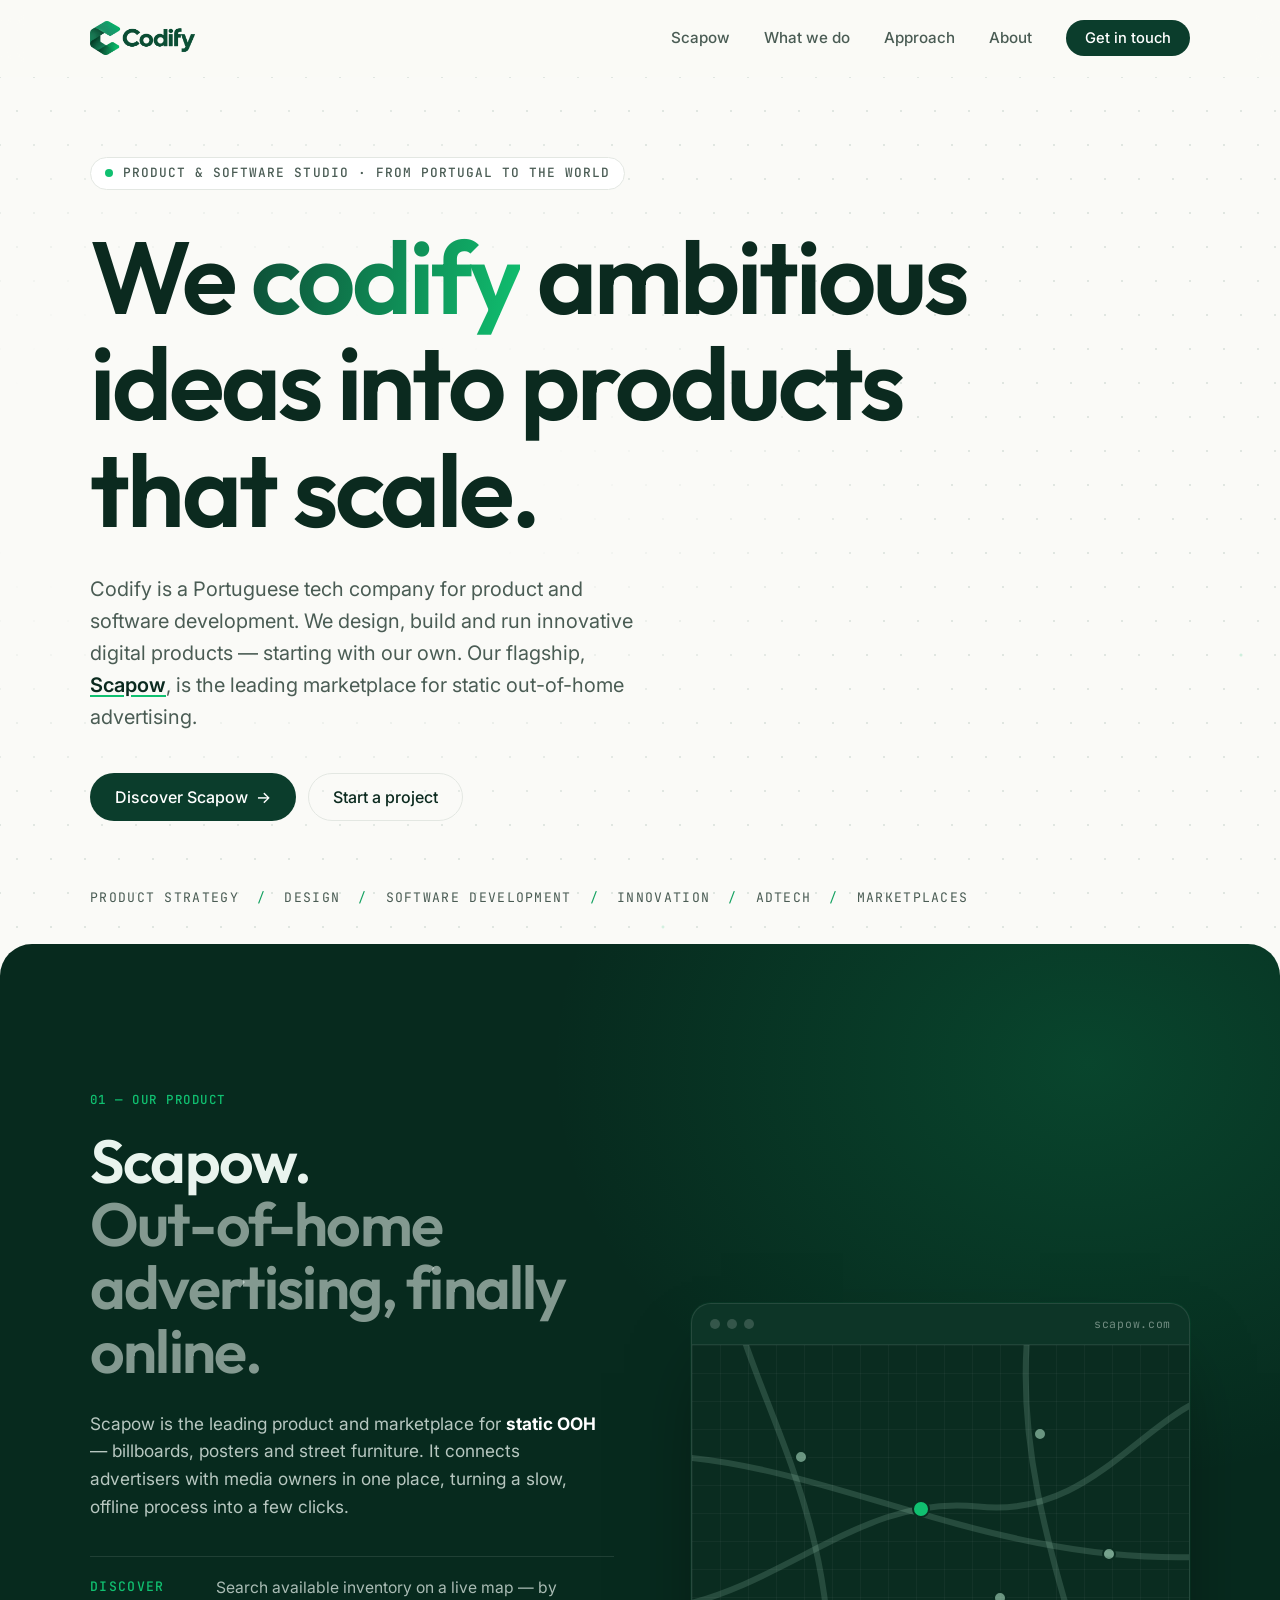
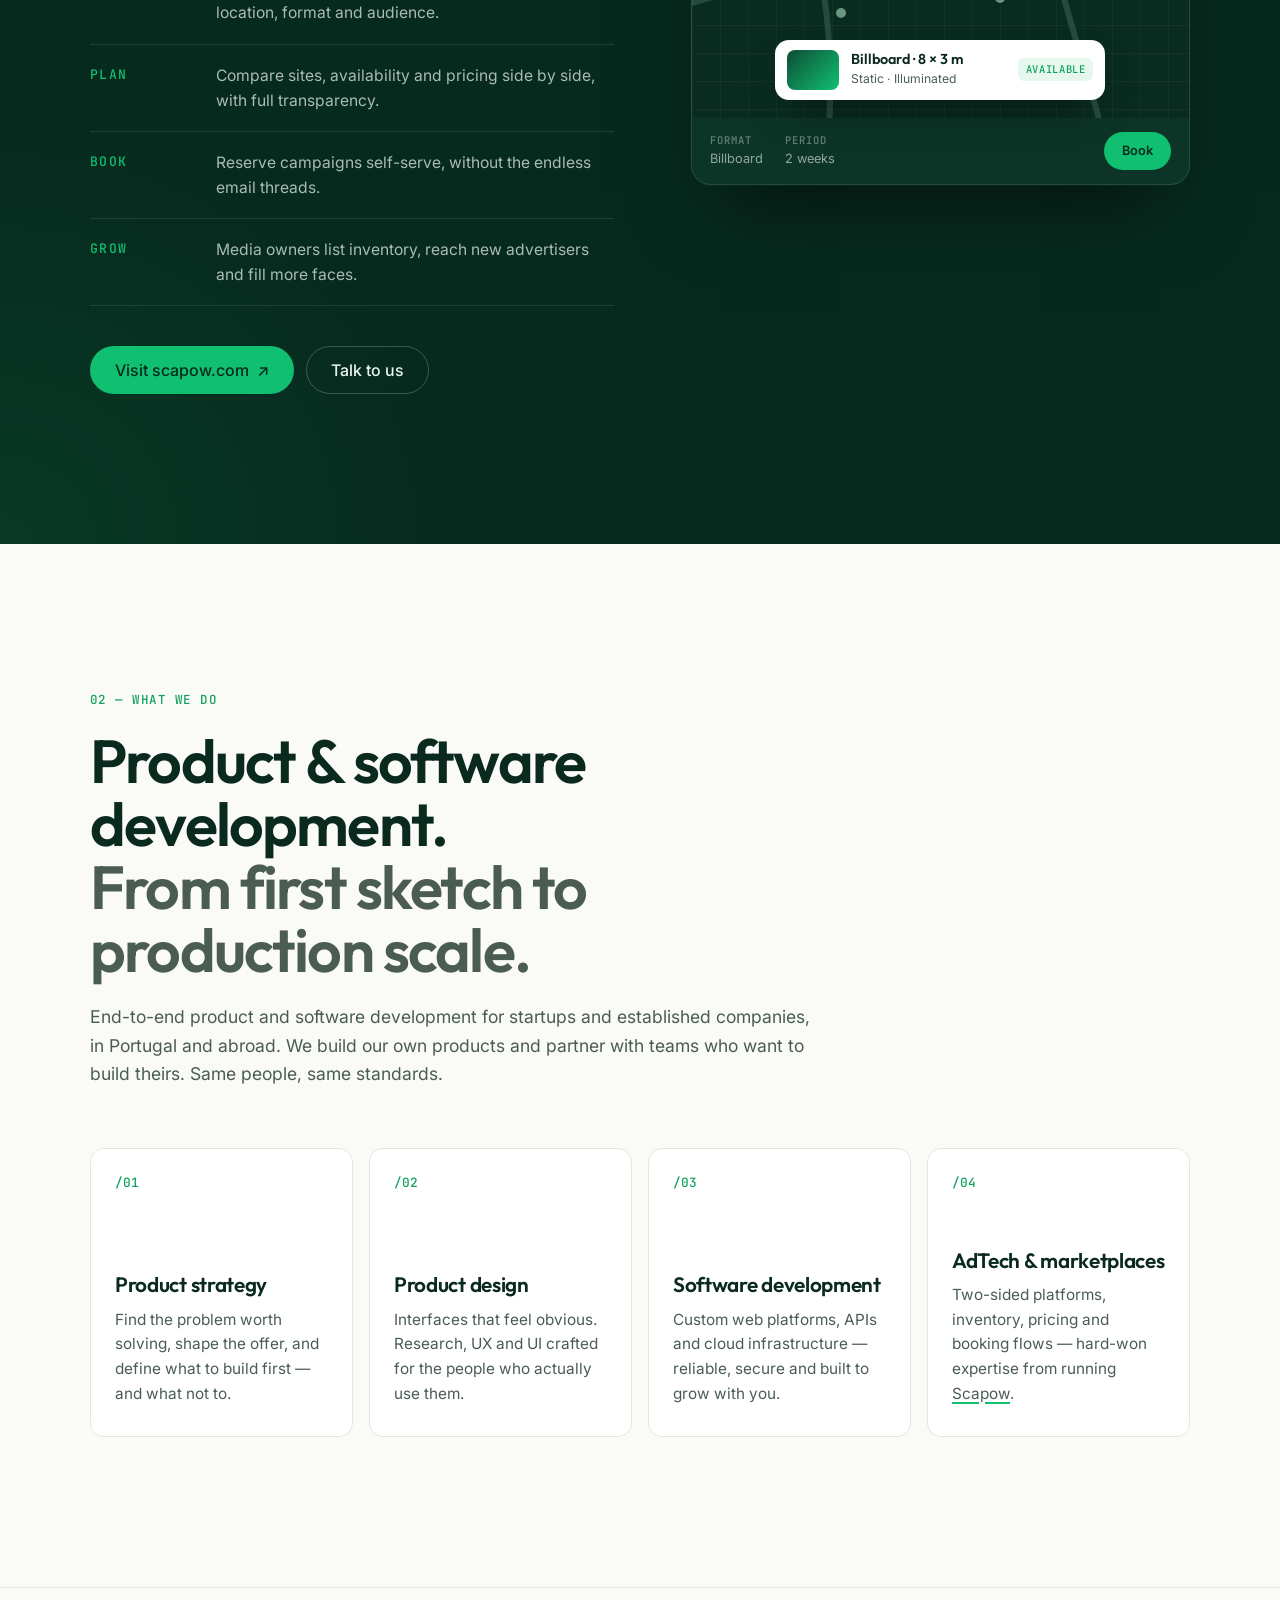
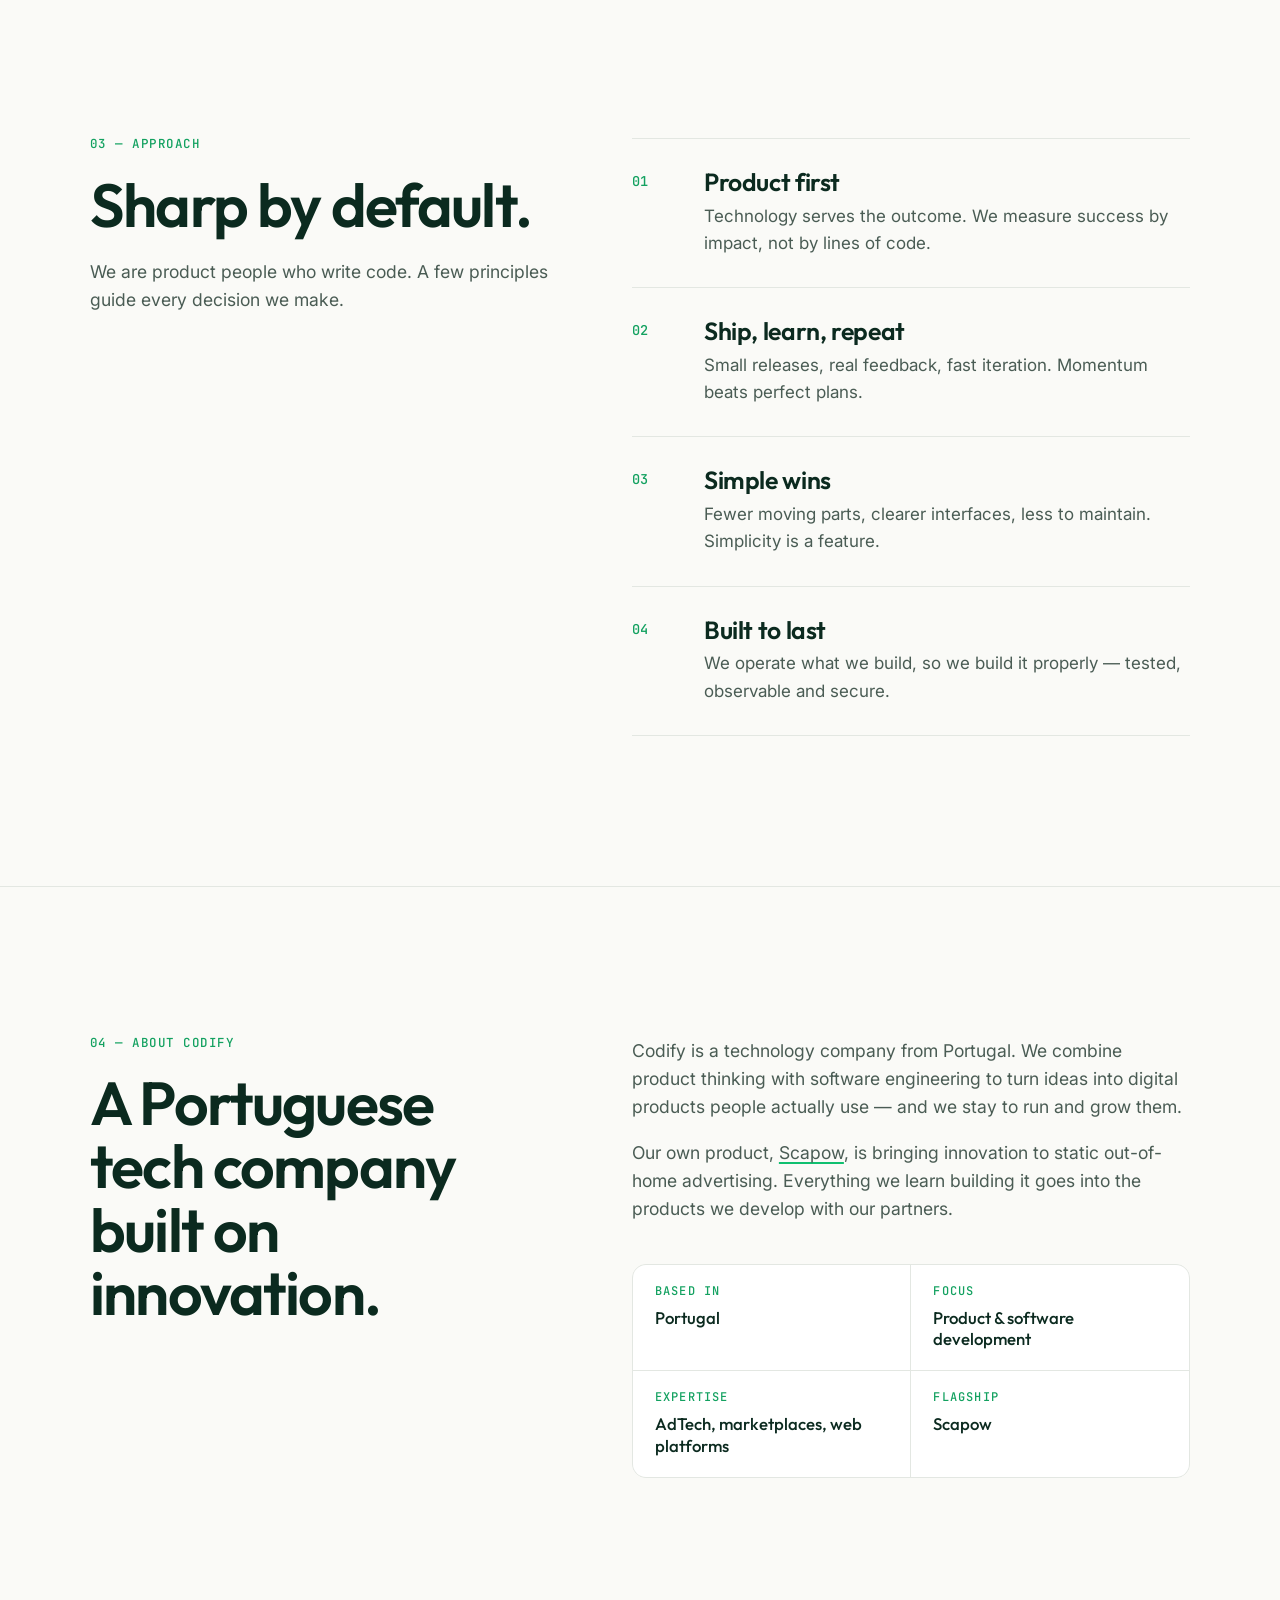
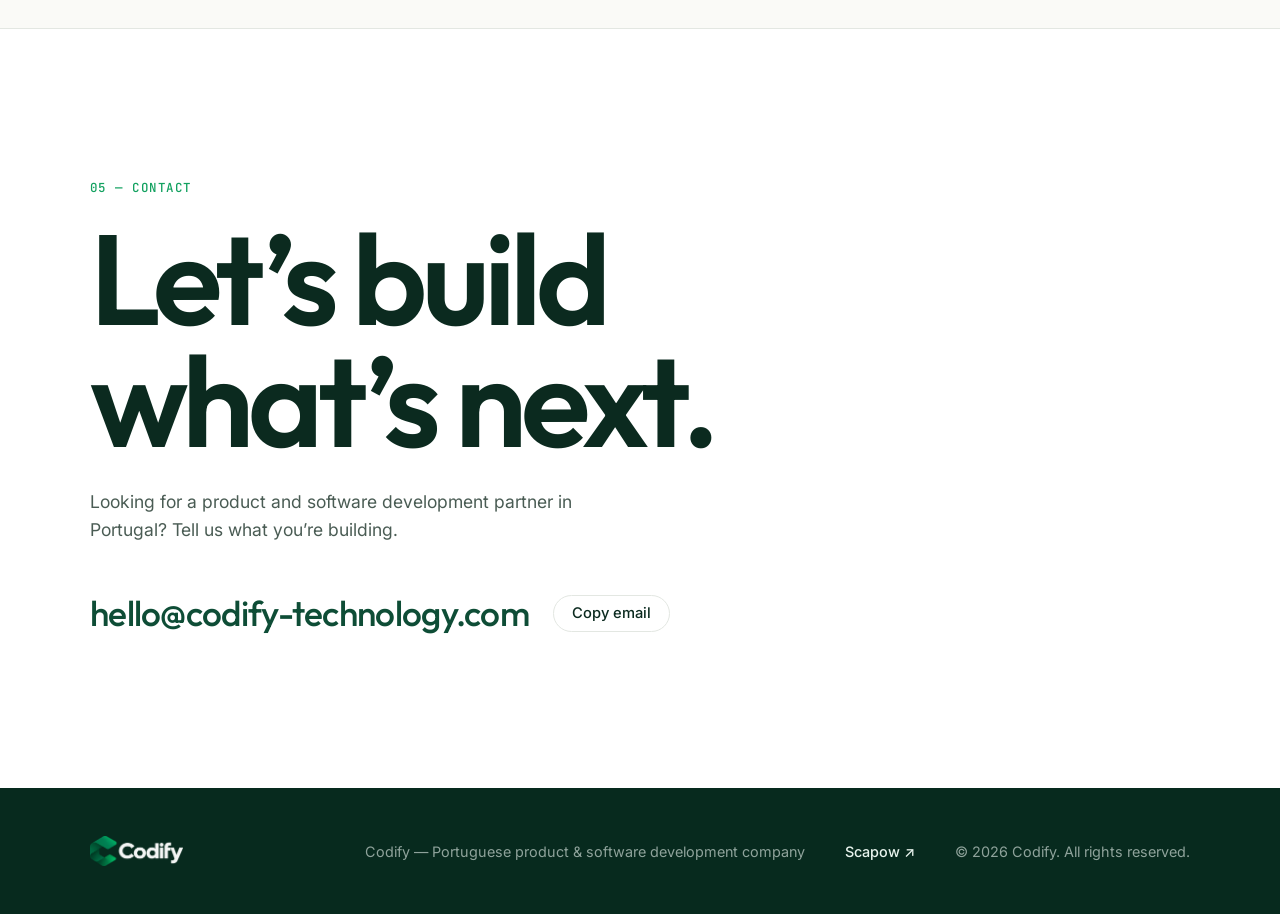
<file: index.html>
<!doctype html>
<html lang="en">
<head>
  <meta charset="utf-8" />
  <meta name="viewport" content="width=device-width, initial-scale=1" />
  <title>Codify | Portuguese Tech Company for Product &amp; Software Development</title>
  <meta name="description" content="Codify is a Portuguese tech company for innovative product and software development. Makers of Scapow, the leading static OOH marketplace." />
  <meta name="robots" content="index, follow, max-image-preview:large" />
  <meta name="author" content="Codify" />
  <link rel="canonical" href="https://codify-technology.com/" />
  <meta name="theme-color" content="#0b3d2c" />

  <meta property="og:type" content="website" />
  <meta property="og:site_name" content="Codify" />
  <meta property="og:locale" content="en_GB" />
  <meta property="og:url" content="https://codify-technology.com/" />
  <meta property="og:title" content="Codify | Portuguese Tech Company for Product &amp; Software Development" />
  <meta property="og:description" content="Innovative product and software development from Portugal. Makers of Scapow, the leading static OOH marketplace." />
  <meta property="og:image" content="https://codify-technology.com/assets/og-image.png" />
  <meta property="og:image:width" content="1200" />
  <meta property="og:image:height" content="630" />
  <meta property="og:image:alt" content="Codify — Product &amp; software development, Portugal" />
  <meta name="twitter:card" content="summary_large_image" />
  <meta name="twitter:title" content="Codify | Portuguese Tech Company for Product &amp; Software Development" />
  <meta name="twitter:description" content="Innovative product and software development from Portugal. Makers of Scapow, the leading static OOH marketplace." />
  <meta name="twitter:image" content="https://codify-technology.com/assets/og-image.png" />

  <link rel="icon" href="assets/favicon.ico" sizes="any" />
  <link rel="icon" type="image/png" href="assets/codify-mark.png" />
  <link rel="apple-touch-icon" href="assets/apple-touch-icon.png" />
  <link rel="manifest" href="site.webmanifest" />

  <script type="application/ld+json">
  {
    "@context": "https://schema.org",
    "@graph": [
      {
        "@type": "Organization",
        "@id": "https://codify-technology.com/#organization",
        "name": "Codify",
        "url": "https://codify-technology.com/",
        "logo": "https://codify-technology.com/assets/codify-logo.png",
        "image": "https://codify-technology.com/assets/og-image.png",
        "email": "hello@codify-technology.com",
        "description": "Codify is a Portuguese technology company specialised in product and software development, and the company behind Scapow, the leading marketplace for static out-of-home (OOH) advertising.",
        "address": { "@type": "PostalAddress", "addressCountry": "PT" },
        "areaServed": "Worldwide",
        "knowsAbout": [
          "Software development",
          "Product development",
          "Product strategy",
          "Product design",
          "Web development",
          "Cloud infrastructure",
          "Innovation",
          "AdTech",
          "Online marketplaces",
          "Out-of-home advertising"
        ],
        "contactPoint": {
          "@type": "ContactPoint",
          "contactType": "sales",
          "email": "hello@codify-technology.com",
          "availableLanguage": ["English", "Portuguese"]
        },
        "brand": { "@type": "Brand", "name": "Scapow", "url": "https://scapow.com" }
      },
      {
        "@type": "WebSite",
        "@id": "https://codify-technology.com/#website",
        "url": "https://codify-technology.com/",
        "name": "Codify",
        "inLanguage": "en",
        "publisher": { "@id": "https://codify-technology.com/#organization" }
      },
      {
        "@type": "SoftwareApplication",
        "name": "Scapow",
        "url": "https://scapow.com",
        "applicationCategory": "BusinessApplication",
        "operatingSystem": "Web",
        "description": "Scapow is the leading marketplace for static out-of-home advertising, connecting advertisers with billboard and poster media owners.",
        "publisher": { "@id": "https://codify-technology.com/#organization" }
      }
    ]
  }
  </script>

  <link rel="preconnect" href="https://fonts.googleapis.com" />
  <link rel="preconnect" href="https://fonts.gstatic.com" crossorigin />
  <link href="https://fonts.googleapis.com/css2?family=Outfit:wght@400;500;600&family=Inter:wght@400;500;600&family=JetBrains+Mono:wght@400;500&display=swap" rel="stylesheet" />
  <link rel="stylesheet" href="styles.css" />
  <script>document.documentElement.classList.add("js")</script>
</head>
<body>
  <a class="skip" href="#main">Skip to content</a>

  <header class="nav" id="top">
    <div class="wrap nav__inner">
      <a class="nav__brand" href="#top" aria-label="Codify home">
        <img src="assets/codify-logo.png" alt="Codify logo" width="760" height="245" fetchpriority="high" />
      </a>
      <button class="nav__toggle" aria-expanded="false" aria-controls="nav-menu" aria-label="Open menu">
        <span></span><span></span>
      </button>
      <nav class="nav__menu" id="nav-menu" aria-label="Primary">
        <a href="#scapow">Scapow</a>
        <a href="#services">What we do</a>
        <a href="#approach">Approach</a>
        <a href="#about">About</a>
        <a class="btn btn--sm" href="#contact">Get in touch</a>
      </nav>
    </div>
  </header>

  <main id="main">
    <!-- HERO -->
    <section class="hero">
      <canvas class="hero__field" aria-hidden="true"></canvas>
      <div class="wrap hero__inner">
        <p class="eyebrow reveal"><span class="dot"></span> Product &amp; software studio · from Portugal to the World</p>
        <h1 class="hero__title reveal">
          We <span class="hl">codify</span> ambitious ideas into products that&nbsp;scale.
        </h1>
        <p class="hero__lead reveal">
          Codify is a Portuguese tech company for product and software development.
          We design, build and run innovative digital products — starting with our own.
          Our flagship, <a class="inline-link" href="https://scapow.com" target="_blank" rel="noopener"><strong>Scapow</strong></a>, is the leading marketplace for static out-of-home advertising.
        </p>
        <div class="hero__cta reveal">
          <a class="btn" href="#scapow">Discover Scapow <span aria-hidden="true">→</span></a>
          <a class="btn btn--ghost" href="#contact">Start a project</a>
        </div>
      </div>
      <div class="wrap hero__ticker reveal" aria-hidden="true">
        <span>Product strategy</span><i>/</i>
        <span>Design</span><i>/</i>
        <span>Software development</span><i>/</i>
        <span>Innovation</span><i>/</i>
        <span>AdTech</span><i>/</i>
        <span>Marketplaces</span>
      </div>
    </section>

    <!-- SCAPOW -->
    <section class="scapow" id="scapow">
      <div class="wrap scapow__grid">
        <div class="scapow__copy">
          <p class="label reveal">01 — Our product</p>
          <h2 class="reveal">Scapow.<br /><span class="muted">Out-of-home advertising, finally online.</span></h2>
          <p class="reveal">
            Scapow is the leading product and marketplace for <strong>static OOH</strong> — billboards,
            posters and street furniture. It connects advertisers with media owners in one place,
            turning a slow, offline process into a few clicks.
          </p>
          <ul class="features">
            <li class="reveal">
              <span class="features__k">Discover</span>
              <span>Search available inventory on a live map — by location, format and audience.</span>
            </li>
            <li class="reveal">
              <span class="features__k">Plan</span>
              <span>Compare sites, availability and pricing side by side, with full transparency.</span>
            </li>
            <li class="reveal">
              <span class="features__k">Book</span>
              <span>Reserve campaigns self-serve, without the endless email threads.</span>
            </li>
            <li class="reveal">
              <span class="features__k">Grow</span>
              <span>Media owners list inventory, reach new advertisers and fill more faces.</span>
            </li>
          </ul>
          <div class="scapow__cta reveal">
            <a class="btn btn--light" href="https://scapow.com" target="_blank" rel="noopener">Visit scapow.com <span aria-hidden="true">↗</span></a>
            <a class="btn btn--outline-light" href="mailto:hello@codify-technology.com?subject=Scapow">Talk to us</a>
          </div>
        </div>

        <!-- Product illustration -->
        <a class="mock reveal" href="https://scapow.com" target="_blank" rel="noopener" aria-label="Visit Scapow (opens in a new tab)">
          <div aria-hidden="true">
          <div class="mock__bar">
            <span></span><span></span><span></span>
            <em>scapow.com</em>
          </div>
          <div class="mock__map">
            <svg class="mock__roads" viewBox="0 0 400 300" preserveAspectRatio="none">
              <path d="M-10 210 C 80 190, 140 120, 230 130 S 360 60, 420 40" />
              <path d="M40 -10 C 70 80, 120 160, 110 310" />
              <path d="M-10 90 C 120 100, 250 180, 420 170" />
              <path d="M270 -10 C 260 100, 300 200, 330 310" />
            </svg>
            <span class="pin" style="--x:22%;--y:30%"></span>
            <span class="pin pin--on" style="--x:46%;--y:44%"></span>
            <span class="pin" style="--x:70%;--y:24%"></span>
            <span class="pin" style="--x:62%;--y:68%"></span>
            <span class="pin" style="--x:30%;--y:72%"></span>
            <span class="pin" style="--x:84%;--y:56%"></span>

            <div class="mock__card">
              <div class="mock__thumb"></div>
              <div>
                <p class="mock__title">Billboard · 8 × 3 m</p>
                <p class="mock__meta">Static · Illuminated</p>
              </div>
              <span class="mock__badge">Available</span>
            </div>
          </div>
          <div class="mock__foot">
            <span><b>Format</b> Billboard</span>
            <span><b>Period</b> 2 weeks</span>
            <span class="mock__btn">Book</span>
          </div>
          </div>
        </a>
      </div>
    </section>

    <!-- SERVICES -->
    <section class="services" id="services">
      <div class="wrap">
        <div class="section-head">
          <p class="label reveal">02 — What we do</p>
          <h2 class="reveal">Product &amp; software development.<br /><span class="muted">From first sketch to production&nbsp;scale.</span></h2>
          <p class="section-head__lead reveal">
            End-to-end product and software development for startups and established companies,
            in Portugal and abroad. We build our own products and partner with teams who want
            to build theirs. Same people, same standards.
          </p>
        </div>

        <div class="cards">
          <article class="card reveal">
            <span class="card__n">/01</span>
            <h3>Product strategy</h3>
            <p>Find the problem worth solving, shape the offer, and define what to build first — and what not to.</p>
          </article>
          <article class="card reveal">
            <span class="card__n">/02</span>
            <h3>Product design</h3>
            <p>Interfaces that feel obvious. Research, UX and UI crafted for the people who actually use them.</p>
          </article>
          <article class="card reveal">
            <span class="card__n">/03</span>
            <h3>Software development</h3>
            <p>Custom web platforms, APIs and cloud infrastructure — reliable, secure and built to grow with you.</p>
          </article>
          <article class="card reveal">
            <span class="card__n">/04</span>
            <h3>AdTech &amp; marketplaces</h3>
            <p>Two-sided platforms, inventory, pricing and booking flows — hard-won expertise from running <a class="inline-link" href="https://scapow.com" target="_blank" rel="noopener">Scapow</a>.</p>
          </article>
        </div>
      </div>
    </section>

    <!-- APPROACH -->
    <section class="approach" id="approach">
      <div class="wrap approach__grid">
        <div class="section-head">
          <p class="label reveal">03 — Approach</p>
          <h2 class="reveal">Sharp by default.</h2>
          <p class="section-head__lead reveal">
            We are product people who write code. A few principles guide every decision we make.
          </p>
        </div>
        <ol class="principles">
          <li class="reveal">
            <h3>Product first</h3>
            <p>Technology serves the outcome. We measure success by impact, not by lines of code.</p>
          </li>
          <li class="reveal">
            <h3>Ship, learn, repeat</h3>
            <p>Small releases, real feedback, fast iteration. Momentum beats perfect plans.</p>
          </li>
          <li class="reveal">
            <h3>Simple wins</h3>
            <p>Fewer moving parts, clearer interfaces, less to maintain. Simplicity is a feature.</p>
          </li>
          <li class="reveal">
            <h3>Built to last</h3>
            <p>We operate what we build, so we build it properly — tested, observable and secure.</p>
          </li>
        </ol>
      </div>
    </section>

    <!-- ABOUT -->
    <section class="about" id="about">
      <div class="wrap about__grid">
        <div>
          <p class="label reveal">04 — About Codify</p>
          <h2 class="reveal">A Portuguese tech company built on innovation.</h2>
        </div>
        <div class="about__body">
          <p class="reveal">
            Codify is a technology company from Portugal. We combine product thinking with
            software engineering to turn ideas into digital products people actually use —
            and we stay to run and grow them.
          </p>
          <p class="reveal">
            Our own product, <a class="inline-link" href="https://scapow.com" target="_blank" rel="noopener">Scapow</a>,
            is bringing innovation to static out-of-home advertising. Everything we learn building it
            goes into the products we develop with our partners.
          </p>
          <dl class="facts reveal">
            <div><dt>Based in</dt><dd>Portugal</dd></div>
            <div><dt>Focus</dt><dd>Product &amp; software development</dd></div>
            <div><dt>Expertise</dt><dd>AdTech, marketplaces, web platforms</dd></div>
            <div><dt>Flagship</dt><dd>Scapow</dd></div>
          </dl>
        </div>
      </div>
    </section>

    <!-- CONTACT -->
    <section class="contact" id="contact">
      <div class="wrap contact__inner">
        <p class="label reveal">05 — Contact</p>
        <h2 class="contact__title reveal">Let’s build<br />what’s next.</h2>
        <p class="contact__lead reveal">Looking for a product and software development partner in Portugal? Tell us what you’re building.</p>
        <div class="contact__row reveal">
          <a class="contact__mail" href="mailto:hello@codify-technology.com">hello@codify-technology.com</a>
          <button class="btn btn--ghost btn--sm copy" data-copy="hello@codify-technology.com">Copy email</button>
        </div>
      </div>
    </section>
  </main>

  <footer class="footer">
    <div class="wrap footer__inner">
      <img src="assets/codify-logo-light.png" alt="Codify logo" width="760" height="245" loading="lazy" />
      <p>Codify — Portuguese product &amp; software development company</p>
      <a class="footer__link" href="https://scapow.com" target="_blank" rel="noopener">Scapow ↗</a>
      <p>© <span id="year">2026</span> Codify. All rights reserved.</p>
    </div>
  </footer>

  <script src="script.js" defer></script>
</body>
</html>
</file>
<file: styles.css>
/* ============ Tokens ============ */
:root {
  --bg: #fafaf7;
  --surface: #ffffff;
  --ink: #0b2a1f;
  --ink-soft: #4a5c54;
  --line: #e3e7e2;
  --green-900: #072a1e;
  --green-800: #0b3d2c;
  --green-700: #0e4d36;
  --green-500: #13a160;
  --green-400: #10c070;
  --green-200: #b9ecd0;

  --font-display: "Outfit", system-ui, sans-serif;
  --font-body: "Inter", system-ui, sans-serif;
  --font-mono: "JetBrains Mono", ui-monospace, monospace;

  --radius: 14px;
  --wrap: 1180px;
  --gutter: clamp(16px, 4vw, 40px);
  --ease: cubic-bezier(.2, .7, .2, 1);
}

/* ============ Base ============ */
*, *::before, *::after { box-sizing: border-box; }
html { scroll-behavior: smooth; -webkit-text-size-adjust: 100%; }
body {
  margin: 0;
  background: var(--bg);
  color: var(--ink);
  font: 400 17px/1.6 var(--font-body);
  -webkit-font-smoothing: antialiased;
  overflow-x: hidden;
}
img { display: block; max-width: 100%; height: auto; }
a { color: inherit; }
h1, h2, h3 { font-family: var(--font-display); font-weight: 600; letter-spacing: -0.03em; line-height: 1.04; margin: 0; }
h2 { font-size: clamp(2.2rem, 5vw, 3.8rem); }
h3 { font-size: 1.3rem; letter-spacing: -0.015em; }
p { margin: 0; }
::selection { background: var(--green-200); color: var(--green-900); }

.wrap { width: 100%; max-width: var(--wrap); margin: 0 auto; padding: 0 var(--gutter); }

.skip { position: absolute; left: -999px; top: 8px; background: var(--ink); color: #fff; padding: 8px 14px; border-radius: 8px; z-index: 100; }
.skip:focus { left: 8px; }

:focus-visible { outline: 2px solid var(--green-500); outline-offset: 3px; border-radius: 6px; }

.label {
  font: 500 .78rem/1 var(--font-mono);
  text-transform: uppercase;
  letter-spacing: .12em;
  color: var(--green-500);
  margin-bottom: 22px;
}
.muted { color: var(--ink-soft); }

/* ============ Buttons ============ */
.btn {
  display: inline-flex; align-items: center; gap: .5em;
  padding: 15px 24px;
  border-radius: 999px;
  background: var(--green-800);
  color: #fff;
  font: 500 1rem/1 var(--font-body);
  text-decoration: none;
  border: 1px solid transparent;
  cursor: pointer;
  transition: transform .25s var(--ease), background .25s, box-shadow .25s;
}
.btn:hover { background: var(--green-700); transform: translateY(-2px); box-shadow: 0 10px 24px -12px rgba(11, 61, 44, .6); }
.btn span { transition: transform .25s var(--ease); }
.btn:hover span { transform: translateX(3px); }
.btn--ghost { background: transparent; color: var(--ink); border-color: var(--line); }
.btn--ghost:hover { background: var(--surface); border-color: var(--ink); box-shadow: none; }
.btn--light { background: var(--green-400); color: var(--green-900); }
.btn--light:hover { background: #3ad58b; }
.btn--sm { padding: 10px 18px; font-size: .92rem; }

/* ============ Nav ============ */
.nav {
  position: sticky; top: 0; z-index: 50;
  background: rgba(250, 250, 247, .78);
  backdrop-filter: saturate(160%) blur(14px);
  -webkit-backdrop-filter: saturate(160%) blur(14px);
  border-bottom: 1px solid transparent;
  transition: border-color .3s;
}
.nav.is-scrolled { border-bottom-color: var(--line); }
.nav__inner { display: flex; align-items: center; justify-content: space-between; height: 76px; }
.nav__brand img { height: 34px; width: auto; }
.nav__menu { display: flex; align-items: center; gap: 34px; }
.nav__menu a:not(.btn) {
  font-size: .95rem; font-weight: 500; text-decoration: none; color: var(--ink-soft);
  transition: color .2s;
}
.nav__menu a:not(.btn):hover { color: var(--ink); }
.nav__toggle { display: none; }

/* ============ Hero ============ */
.hero {
  position: relative;
  min-height: calc(100vh - 76px);
  min-height: calc(100svh - 76px);
  display: flex; flex-direction: column; justify-content: center;
  padding: 80px 0 40px;
  overflow: hidden;
}
.hero__field { position: absolute; inset: 0; width: 100%; height: 100%; z-index: 0; }
.hero::after {
  content: ""; position: absolute; inset: 0; z-index: 0; pointer-events: none;
  background: radial-gradient(70% 60% at 20% 45%, var(--bg) 30%, rgba(250, 250, 247, 0) 75%);
}
.hero__inner { position: relative; z-index: 1; }
.eyebrow {
  display: inline-flex; align-items: center; gap: 10px;
  font: 500 .8rem/1 var(--font-mono); letter-spacing: .08em; text-transform: uppercase;
  color: var(--ink-soft);
  padding: 9px 14px; border: 1px solid var(--line); border-radius: 999px; background: var(--surface);
  margin-bottom: 34px;
}
.dot { width: 8px; height: 8px; border-radius: 50%; background: var(--green-400); box-shadow: 0 0 0 0 rgba(16, 192, 112, .6); animation: ping 2.4s infinite; }
@keyframes ping { 0% { box-shadow: 0 0 0 0 rgba(16, 192, 112, .55); } 80%, 100% { box-shadow: 0 0 0 10px rgba(16, 192, 112, 0); } }

.hero__title { font-size: clamp(2.8rem, 8vw, 6.4rem); max-width: 13ch; font-weight: 600; }
.hl {
  background: linear-gradient(100deg, var(--green-700), var(--green-400));
  -webkit-background-clip: text; background-clip: text; color: transparent;
}
.hero__lead { margin-top: 30px; max-width: 34rem; font-size: clamp(1.05rem, 1.6vw, 1.25rem); color: var(--ink-soft); }
.hero__lead strong { color: var(--ink); font-weight: 600; }
.hero__cta { margin-top: 40px; display: flex; flex-wrap: wrap; gap: 12px; }
.hero__ticker {
  position: relative; z-index: 1;
  margin-top: auto; padding-top: 70px;
  display: flex; flex-wrap: wrap; gap: 10px 18px;
  font: 400 .82rem/1 var(--font-mono); text-transform: uppercase; letter-spacing: .1em; color: var(--ink-soft);
}
.hero__ticker i { font-style: normal; color: var(--green-500); }

/* ============ Scapow ============ */
.scapow {
  background: var(--green-900);
  background-image:
    radial-gradient(60% 50% at 85% 10%, rgba(16, 192, 112, .18), transparent 70%),
    radial-gradient(50% 50% at 0% 100%, rgba(16, 192, 112, .10), transparent 70%);
  color: #e9f4ee;
  padding: clamp(90px, 12vw, 150px) 0;
  border-radius: 32px 32px 0 0;
}
.scapow .label { color: var(--green-400); }
.scapow .muted { color: rgba(233, 244, 238, .55); }
.scapow__grid { display: grid; grid-template-columns: 1.05fr 1fr; gap: clamp(40px, 6vw, 90px); align-items: center; }
.scapow__copy > p:not(.label) { margin-top: 28px; color: rgba(233, 244, 238, .78); font-size: 1.08rem; max-width: 34rem; }
.scapow__copy strong { color: #fff; }

.features { list-style: none; padding: 0; margin: 36px 0 40px; border-top: 1px solid rgba(255, 255, 255, .1); }
.features li {
  display: grid; grid-template-columns: 110px 1fr; gap: 16px;
  padding: 18px 0; border-bottom: 1px solid rgba(255, 255, 255, .1);
  color: rgba(233, 244, 238, .72); font-size: .98rem;
}
.features__k { font: 500 .82rem/1.9 var(--font-mono); text-transform: uppercase; letter-spacing: .1em; color: var(--green-400); }

/* Product mock */
.mock {
  background: #0d3527;
  border: 1px solid rgba(255, 255, 255, .1);
  border-radius: 20px;
  overflow: hidden;
  box-shadow: 0 40px 80px -30px rgba(0, 0, 0, .6), 0 0 0 1px rgba(16, 192, 112, .06);
  transform: perspective(1400px) rotateY(-6deg) rotateX(3deg);
  transition: transform .8s var(--ease);
}
.mock:hover { transform: perspective(1400px) rotateY(0) rotateX(0); }
.mock__bar { display: flex; align-items: center; gap: 7px; padding: 14px 18px; border-bottom: 1px solid rgba(255, 255, 255, .08); }
.mock__bar span { width: 10px; height: 10px; border-radius: 50%; background: rgba(255, 255, 255, .16); }
.mock__bar em { margin-left: auto; font: 400 .72rem/1 var(--font-mono); font-style: normal; color: rgba(233, 244, 238, .45); letter-spacing: .06em; }
.mock__map {
  position: relative; aspect-ratio: 4 / 3;
  background:
    linear-gradient(rgba(255, 255, 255, .035) 1px, transparent 1px) 0 0 / 28px 28px,
    linear-gradient(90deg, rgba(255, 255, 255, .035) 1px, transparent 1px) 0 0 / 28px 28px,
    #0a2c20;
}
.mock__roads { position: absolute; inset: 0; width: 100%; height: 100%; }
.mock__roads path { fill: none; stroke: rgba(185, 236, 208, .16); stroke-width: 6; vector-effect: non-scaling-stroke; }
.pin {
  position: absolute; left: var(--x); top: var(--y);
  width: 14px; height: 14px; margin: -7px 0 0 -7px; border-radius: 50%;
  background: rgba(185, 236, 208, .55); border: 2px solid #0a2c20;
}
.pin--on { background: var(--green-400); width: 18px; height: 18px; margin: -9px 0 0 -9px; animation: pin 2s infinite; }
@keyframes pin { 0% { box-shadow: 0 0 0 0 rgba(16, 192, 112, .7); } 80%, 100% { box-shadow: 0 0 0 18px rgba(16, 192, 112, 0); } }
.mock__card {
  position: absolute; left: 50%; bottom: 18px; transform: translateX(-50%);
  width: min(86%, 330px);
  display: grid; grid-template-columns: 52px 1fr auto; align-items: center; gap: 12px;
  background: #fff; color: var(--ink); border-radius: 14px; padding: 10px 12px;
  box-shadow: 0 20px 40px -16px rgba(0, 0, 0, .55);
}
.mock__thumb { width: 52px; height: 40px; border-radius: 8px; background: linear-gradient(135deg, var(--green-700), var(--green-400)); }
.mock__title { font: 600 .9rem/1.2 var(--font-display); }
.mock__meta { font-size: .76rem; color: var(--ink-soft); }
.mock__badge { font: 500 .66rem/1 var(--font-mono); text-transform: uppercase; letter-spacing: .06em; color: var(--green-500); background: #e6f8ee; padding: 6px 8px; border-radius: 6px; }
.mock__foot { display: flex; align-items: center; gap: 22px; padding: 14px 18px; font-size: .8rem; color: rgba(233, 244, 238, .6); }
.mock__foot b { display: block; font: 500 .66rem/1.6 var(--font-mono); text-transform: uppercase; letter-spacing: .1em; color: rgba(233, 244, 238, .4); }
.mock__btn { margin-left: auto; background: var(--green-400); color: var(--green-900); font-weight: 600; padding: 9px 18px; border-radius: 999px; }

/* ============ Services ============ */
.services, .approach { padding: clamp(90px, 12vw, 150px) 0; }
.section-head { max-width: 46rem; margin-bottom: 60px; }
.section-head__lead { margin-top: 22px; color: var(--ink-soft); font-size: 1.1rem; }
.cards { display: grid; grid-template-columns: repeat(4, 1fr); gap: 16px; }
.card {
  position: relative;
  background: var(--surface); border: 1px solid var(--line); border-radius: var(--radius);
  padding: 28px 24px 30px; min-height: 280px;
  display: flex; flex-direction: column;
  transition: transform .35s var(--ease), border-color .35s, box-shadow .35s;
  overflow: hidden;
}
.card::after {
  content: ""; position: absolute; left: 0; right: 0; bottom: 0; height: 3px;
  background: linear-gradient(90deg, var(--green-700), var(--green-400));
  transform: scaleX(0); transform-origin: left; transition: transform .45s var(--ease);
}
.card:hover { transform: translateY(-4px); border-color: #cfd8d2; box-shadow: 0 24px 40px -28px rgba(11, 61, 44, .35); }
.card:hover::after { transform: scaleX(1); }
.card__n { font: 500 .8rem/1 var(--font-mono); color: var(--green-500); margin-bottom: auto; padding-bottom: 60px; }
.card p { margin-top: 12px; color: var(--ink-soft); font-size: .96rem; }

/* ============ Approach ============ */
.approach { border-top: 1px solid var(--line); }
.approach__grid { display: grid; grid-template-columns: 1fr 1.2fr; gap: clamp(40px, 6vw, 100px); align-items: start; }
.approach .section-head { position: sticky; top: 120px; margin-bottom: 0; }
.principles { list-style: none; margin: 0; padding: 0; counter-reset: p; }
.principles li {
  counter-increment: p;
  display: grid; grid-template-columns: 64px 1fr; column-gap: 8px;
  padding: 30px 0; border-top: 1px solid var(--line);
}
.principles li:last-child { border-bottom: 1px solid var(--line); }
.principles li::before {
  content: counter(p, decimal-leading-zero);
  grid-row: span 2;
  font: 500 .85rem/1.9 var(--font-mono); color: var(--green-500);
}
.principles h3 { font-size: 1.55rem; }
.principles p { margin-top: 8px; color: var(--ink-soft); }

/* ============ Contact ============ */
.contact { padding: clamp(90px, 12vw, 160px) 0; background: var(--surface); border-top: 1px solid var(--line); }
.contact__title { font-size: clamp(3rem, 10vw, 8rem); letter-spacing: -0.045em; line-height: .95; }
.contact__row { margin-top: 48px; display: flex; flex-wrap: wrap; align-items: center; gap: 18px 24px; }
.contact__mail {
  font: 500 clamp(1.25rem, 3.4vw, 2.2rem)/1.2 var(--font-display); letter-spacing: -0.02em;
  text-decoration: none; color: var(--green-700);
  background: linear-gradient(currentColor, currentColor) 0 100% / 0 2px no-repeat;
  transition: background-size .45s var(--ease);
  word-break: break-all;
}
.contact__mail:hover { background-size: 100% 2px; }

/* ============ Footer ============ */
.footer { background: var(--green-900); color: rgba(233, 244, 238, .6); padding: 48px 0; font-size: .9rem; }
.footer__inner { display: flex; flex-wrap: wrap; align-items: center; gap: 16px 40px; }
.footer__inner img { height: 30px; width: auto; margin-right: auto; }

/* ============ Reveal ============ */
.js .reveal { opacity: 0; transform: translateY(22px); transition: opacity .9s var(--ease), transform .9s var(--ease); }
.js .reveal.is-in { opacity: 1; transform: none; }

/* ============ Responsive ============ */
@media (max-width: 1000px) {
  .cards { grid-template-columns: repeat(2, 1fr); }
  .scapow__grid, .approach__grid { grid-template-columns: 1fr; }
  .approach .section-head { position: static; }
  .mock { transform: none; }
}

@media (max-width: 760px) {
  body { font-size: 16px; }
  .nav__inner { height: 64px; }
  .nav__brand img { height: 28px; }
  .nav__toggle {
    display: grid; place-content: center; gap: 6px;
    width: 44px; height: 44px; border: 1px solid var(--line); border-radius: 12px;
    background: var(--surface); cursor: pointer;
  }
  .nav__toggle span { display: block; width: 18px; height: 2px; background: var(--ink); transition: transform .3s var(--ease); }
  .nav__toggle[aria-expanded="true"] span:first-child { transform: translateY(4px) rotate(45deg); }
  .nav__toggle[aria-expanded="true"] span:last-child { transform: translateY(-4px) rotate(-45deg); }
  .nav__menu {
    position: absolute; top: 100%; left: 0; right: 0;
    flex-direction: column; align-items: stretch; gap: 0;
    background: var(--bg); border-bottom: 1px solid var(--line);
    padding: 8px var(--gutter) 20px;
    display: none;
  }
  .nav__menu.is-open { display: flex; }
  .nav__menu a:not(.btn) { padding: 14px 0; font-size: 1.1rem; border-bottom: 1px solid var(--line); }
  .nav__menu .btn { margin-top: 16px; justify-content: center; }
  .hero { min-height: calc(100svh - 64px); padding-top: 56px; }
  .eyebrow { font-size: .68rem; letter-spacing: .05em; }
  .cards { grid-template-columns: 1fr; }
  .card { min-height: 0; }
  .card__n { padding-bottom: 28px; }
  .features li { grid-template-columns: 1fr; gap: 4px; }
  .scapow { border-radius: 22px 22px 0 0; }
  .principles li { grid-template-columns: 44px 1fr; }
  .footer__inner img { margin-right: 0; }
  .footer__inner { flex-direction: column; align-items: flex-start; }
}

@media (prefers-reduced-motion: reduce) {
  html { scroll-behavior: auto; }
  *, *::before, *::after { animation: none !important; transition: none !important; }
  .js .reveal { opacity: 1; transform: none; }
}

/* ============ Scapow links ============ */
.inline-link { color: inherit; text-decoration: underline; text-decoration-color: var(--green-400); text-decoration-thickness: 2px; text-underline-offset: 3px; transition: color .2s; }
.inline-link:hover { color: var(--green-500); }
.scapow__cta { display: flex; flex-wrap: wrap; gap: 12px; }
.btn--outline-light { background: transparent; color: #e9f4ee; border-color: rgba(255, 255, 255, .22); }
.btn--outline-light:hover { background: rgba(255, 255, 255, .06); border-color: rgba(255, 255, 255, .5); box-shadow: none; }
a.mock { display: block; color: inherit; text-decoration: none; }
a.mock:hover .mock__btn { background: #3ad58b; }
.footer__link { color: #e9f4ee; text-decoration: none; font-weight: 500; }
.footer__link:hover { color: var(--green-400); }

/* ============ About ============ */
.about { padding: clamp(90px, 12vw, 150px) 0; border-top: 1px solid var(--line); }
.about__grid { display: grid; grid-template-columns: 1fr 1.2fr; gap: clamp(40px, 6vw, 100px); align-items: start; }
.about__body > p { color: var(--ink-soft); font-size: 1.1rem; }
.about__body > p + p { margin-top: 18px; }
.facts { margin: 40px 0 0; display: grid; grid-template-columns: repeat(2, 1fr); gap: 1px; background: var(--line); border: 1px solid var(--line); border-radius: var(--radius); overflow: hidden; }
.facts div { background: var(--surface); padding: 20px 22px; }
.facts dt { font: 500 .75rem/1 var(--font-mono); text-transform: uppercase; letter-spacing: .1em; color: var(--green-500); }
.facts dd { margin: 10px 0 0; font: 500 1.05rem/1.3 var(--font-display); }
.contact__lead { margin-top: 28px; max-width: 34rem; color: var(--ink-soft); font-size: 1.1rem; }
@media (max-width: 1000px) { .about__grid { grid-template-columns: 1fr; } }
@media (max-width: 520px) { .facts { grid-template-columns: 1fr; } }
</file>
